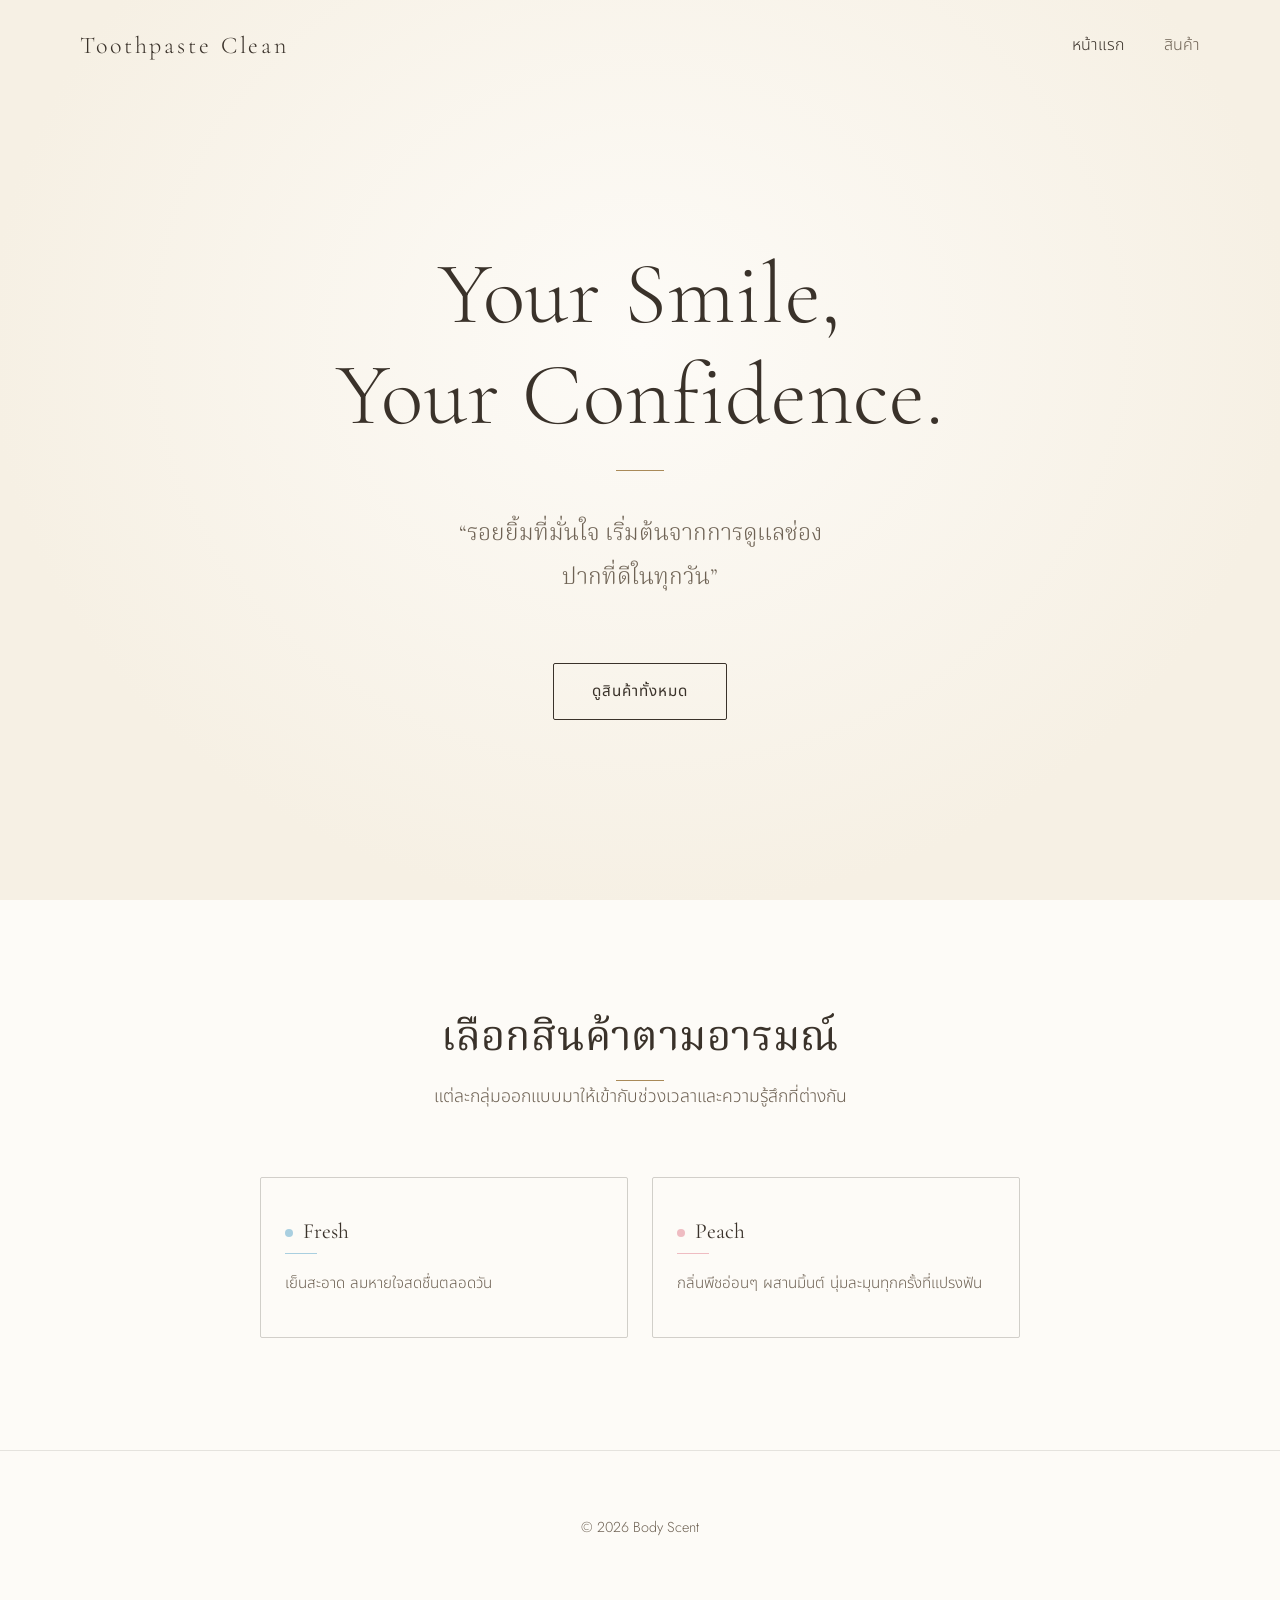
<file: index.html>
<!DOCTYPE html>
<html lang="th">
<head>
  <meta charset="UTF-8">
  <meta name="viewport" content="width=device-width, initial-scale=1">
  <title>Body Scent | Your Smile, Your Confidence.</title>
  <meta name="description" content="รอยยิ้มที่มั่นใจ เริ่มต้นจากการดูแลช่องปากที่ดีในทุกวัน">
  <link rel="preconnect" href="https://fonts.googleapis.com">
  <link rel="preconnect" href="https://fonts.gstatic.com" crossorigin>
  <link href="https://fonts.googleapis.com/css2?family=Cormorant+Garamond:wght@300;400;500;600&family=Jost:wght@300;400;500&family=Noto+Serif+Thai:wght@300;400;500&family=Noto+Sans+Thai:wght@300;400;500&display=swap" rel="stylesheet">
  <link rel="stylesheet" href="style.css">
</head>
<body>
 
  <header class="site-header site-header--overlay">
    <div class="container">
      <a class="brand" href="index.html">Toothpaste Clean</a>
      <nav class="nav" aria-label="เมนูหลัก">
        <a href="index.html" aria-current="page">หน้าแรก</a>
        <a href="product.html">สินค้า</a>
      </nav>
    </div>
  </header>
 
  <main>
    <section class="hero">
      <div class="container">
        <h1>Your Smile,<br>Your Confidence.</h1>
        <span class="rule"></span>
        <p class="hero__tagline">“รอยยิ้มที่มั่นใจ เริ่มต้นจากการดูแลช่องปากที่ดีในทุกวัน”</p>
        <a class="btn" href="product.html">ดูสินค้าทั้งหมด</a>
      </div>
    </section>
 
    <section class="section">
      <div class="container">
        <div class="section-head">
          <h2>เลือกสินค้าตามอารมณ์</h2>
          <span class="rule"></span>
          <p class="lead">แต่ละกลุ่มออกแบบมาให้เข้ากับช่วงเวลาและความรู้สึกที่ต่างกัน</p>
        </div>
 
        <div class="mood-grid">
          <a class="mood-card" data-mood="fresh" href="product.html?mood=fresh">
            <h3><span class="mood-dot"></span>Fresh</h3>
            <span class="card-rule"></span>
            <p>เย็นสะอาด ลมหายใจสดชื่นตลอดวัน</p>
          </a>
 
          <a class="mood-card" data-mood="peach" href="product.html?mood=peach">
            <h3><span class="mood-dot"></span>Peach</h3>
            <span class="card-rule"></span>
            <p>กลิ่นพีชอ่อนๆ ผสานมิ้นต์ นุ่มละมุนทุกครั้งที่แปรงฟัน</p>
          </a>
        </div>
      </div>
    </section>
  </main>
 
  <footer class="site-footer">
    <div class="container">
      <p class="text-center" style="margin-inline:auto;">© 2026 Body Scent</p>
    </div>
  </footer>
 
  <script src="script.js"></script>
</body>
</html>
</file>
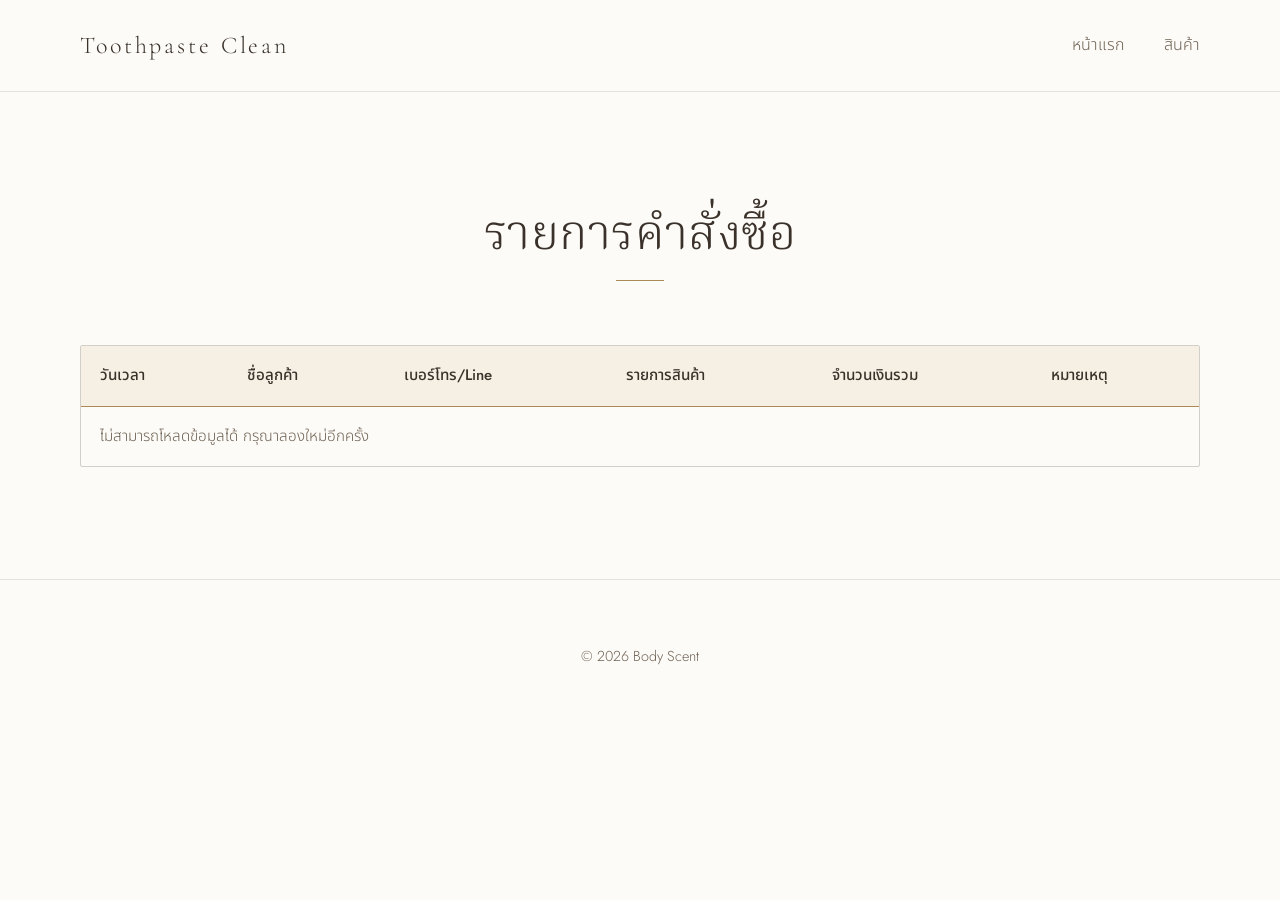
<file: admin.html>
<!DOCTYPE html>
<html lang="th">
<head>
  <meta charset="UTF-8">
  <meta name="viewport" content="width=device-width, initial-scale=1">
  <meta name="robots" content="noindex, nofollow">
  <title>รายการคำสั่งซื้อ | Toothpaste Clean</title>
  <link rel="preconnect" href="https://fonts.googleapis.com">
  <link rel="preconnect" href="https://fonts.gstatic.com" crossorigin>
  <link href="https://fonts.googleapis.com/css2?family=Cormorant+Garamond:wght@300;400;500;600&family=Jost:wght@300;400;500&family=Noto+Serif+Thai:wght@300;400;500&family=Noto+Sans+Thai:wght@300;400;500&display=swap" rel="stylesheet">
  <link rel="stylesheet" href="style.css">
</head>
<body>

  <header class="site-header">
    <div class="container">
      <a class="brand" href="index.html">Toothpaste Clean</a>
      <nav class="nav" aria-label="เมนูหลัก">
        <a href="index.html">หน้าแรก</a>
        <a href="product.html">สินค้า</a>
      </nav>
    </div>
  </header>

  <main class="section">
    <div class="container">
      <div class="section-head">
        <h1 class="page-title">รายการคำสั่งซื้อ</h1>
        <span class="rule"></span>
      </div>

      <div class="table-wrap">
        <table id="ordersTable" class="data-table">
          <thead>
            <tr>
              <th>วันเวลา</th>
              <th>ชื่อลูกค้า</th>
              <th>เบอร์โทร/Line</th>
              <th>รายการสินค้า</th>
              <th>จำนวนเงินรวม</th>
              <th>หมายเหตุ</th>
            </tr>
          </thead>
          <tbody></tbody>
        </table>
      </div>
    </div>
  </main>

  <footer class="site-footer">
    <div class="container">
      <p class="text-center" style="margin-inline:auto;">© 2026 Body Scent</p>
    </div>
  </footer>

  <script src="script.js"></script>
</body>
</html>
</file>
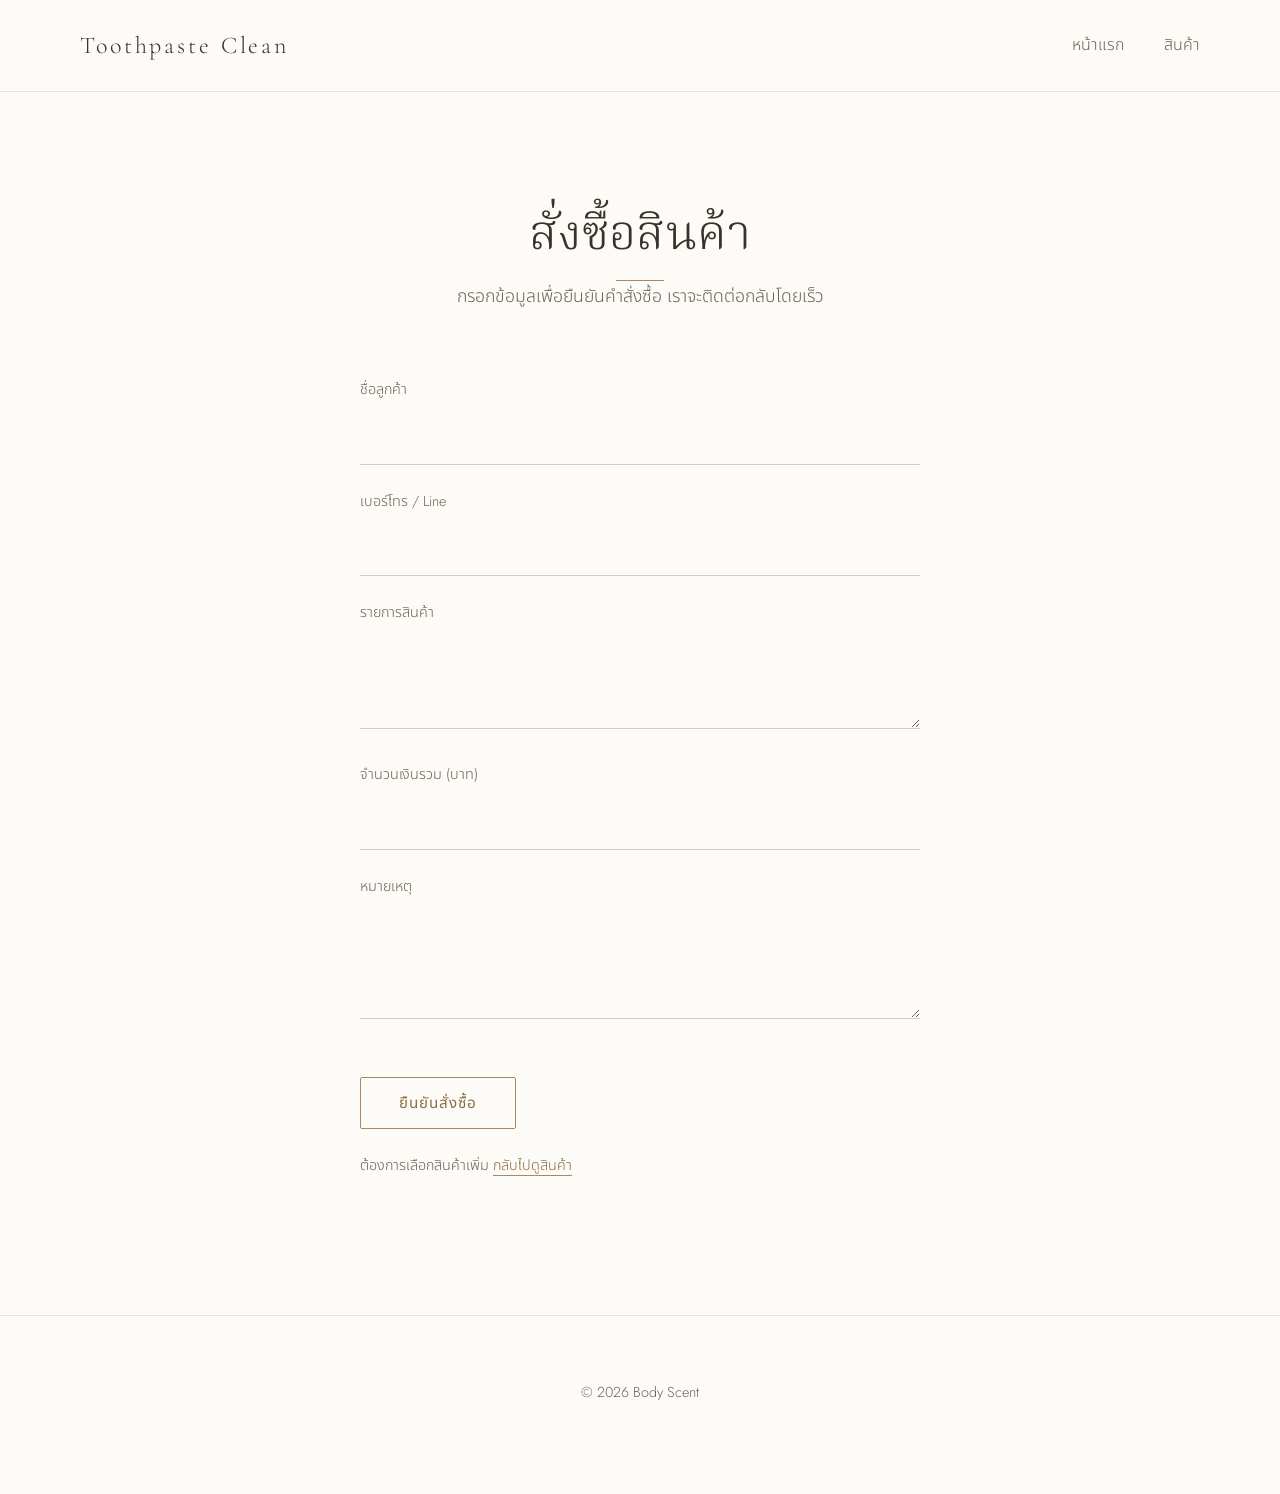
<file: order.html>
<!DOCTYPE html>
<html lang="th">
<head>
  <meta charset="UTF-8">
  <meta name="viewport" content="width=device-width, initial-scale=1">
  <title>สั่งซื้อสินค้า | Toothpaste Clean</title>
  <link rel="preconnect" href="https://fonts.googleapis.com">
  <link rel="preconnect" href="https://fonts.gstatic.com" crossorigin>
  <link href="https://fonts.googleapis.com/css2?family=Cormorant+Garamond:wght@300;400;500;600&family=Jost:wght@300;400;500&family=Noto+Serif+Thai:wght@300;400;500&family=Noto+Sans+Thai:wght@300;400;500&display=swap" rel="stylesheet">
  <link rel="stylesheet" href="style.css">
</head>
<body>

  <header class="site-header">
    <div class="container">
      <a class="brand" href="index.html">Toothpaste Clean</a>
      <nav class="nav" aria-label="เมนูหลัก">
        <a href="index.html">หน้าแรก</a>
        <a href="product.html">สินค้า</a>
      </nav>
    </div>
  </header>

  <main class="section">
    <div class="container container--narrow">
      <div class="section-head">
        <h1 class="page-title">สั่งซื้อสินค้า</h1>
        <span class="rule"></span>
        <p class="lead">กรอกข้อมูลเพื่อยืนยันคำสั่งซื้อ เราจะติดต่อกลับโดยเร็ว</p>
      </div>

      <form id="orderForm" class="order-form">
        <div class="field">
          <label for="customerName">ชื่อลูกค้า</label>
          <input type="text" id="customerName" name="customerName" autocomplete="name" required>
        </div>

        <div class="field">
          <label for="contact">เบอร์โทร / Line</label>
          <input type="text" id="contact" name="contact" autocomplete="tel" required>
        </div>

        <div class="field">
          <label for="items">รายการสินค้า</label>
          <textarea id="items" name="items" rows="2" required></textarea>
        </div>

        <div class="field">
          <label for="total">จำนวนเงินรวม (บาท)</label>
          <input type="text" id="total" name="total" inputmode="decimal" required>
        </div>

        <div class="field">
          <label for="note">หมายเหตุ</label>
          <textarea id="note" name="note" rows="3"></textarea>
        </div>

        <button type="submit" class="btn btn--accent">ยืนยันสั่งซื้อ</button>

        <p class="form-hint">ต้องการเลือกสินค้าเพิ่ม <a href="product.html">กลับไปดูสินค้า</a></p>
      </form>
    </div>
  </main>

  <footer class="site-footer">
    <div class="container">
      <p class="text-center" style="margin-inline:auto;">© 2026 Body Scent</p>
    </div>
  </footer>

  <script src="script.js"></script>
</body>
</html>
</file>
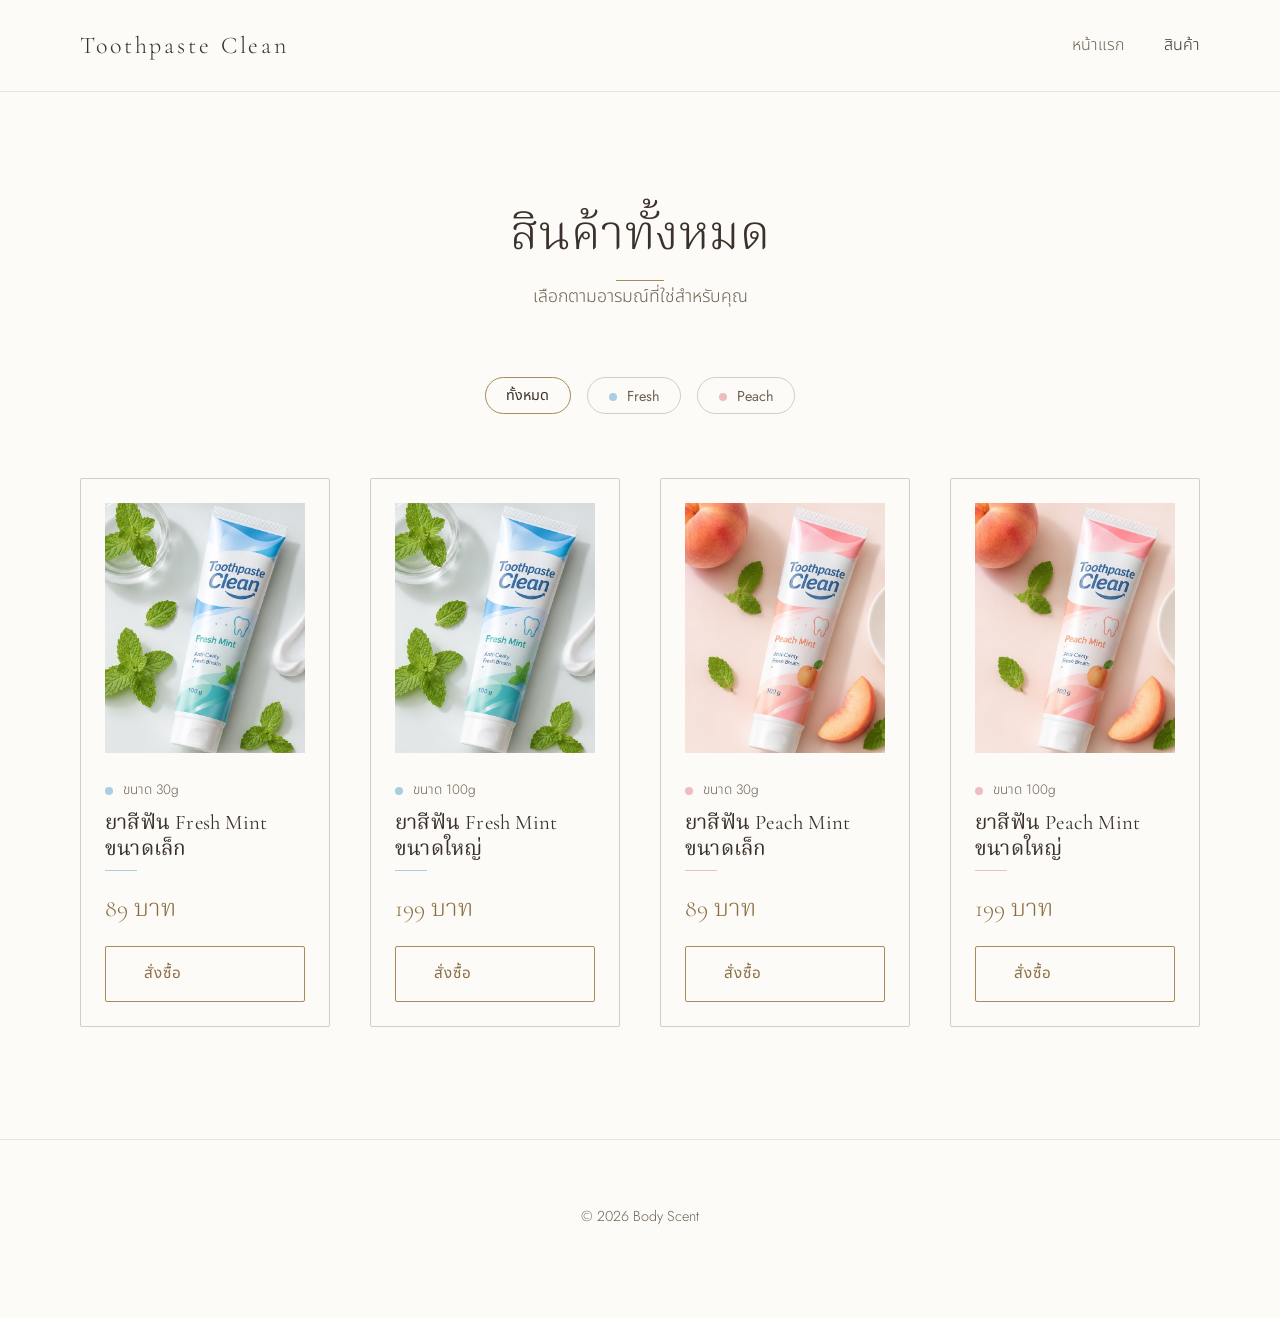
<file: product.html>
<!DOCTYPE html>
<html lang="th">
<head>
  <meta charset="UTF-8">
  <meta name="viewport" content="width=device-width, initial-scale=1">
  <title>สินค้าทั้งหมด | Toothpaste Clean</title>
  <meta name="description" content="เลือกสินค้า Body Scent ตามอารมณ์ที่ใช่สำหรับคุณ">
  <link rel="preconnect" href="https://fonts.googleapis.com">
  <link rel="preconnect" href="https://fonts.gstatic.com" crossorigin>
  <link href="https://fonts.googleapis.com/css2?family=Cormorant+Garamond:wght@300;400;500;600&family=Jost:wght@300;400;500&family=Noto+Serif+Thai:wght@300;400;500&family=Noto+Sans+Thai:wght@300;400;500&display=swap" rel="stylesheet">
  <link rel="stylesheet" href="style.css">
</head>
<body>

  <header class="site-header">
    <div class="container">
      <a class="brand" href="index.html">Toothpaste Clean</a>
      <nav class="nav" aria-label="เมนูหลัก">
        <a href="index.html">หน้าแรก</a>
        <a href="product.html" aria-current="page">สินค้า</a>
      </nav>
    </div>
  </header>

  <main class="section">
    <div class="container">
      <div class="section-head">
        <h1 class="page-title">สินค้าทั้งหมด</h1>
        <span class="rule"></span>
        <p class="lead">เลือกตามอารมณ์ที่ใช่สำหรับคุณ</p>
      </div>

      <div id="filter-bar" class="filters"></div>
      <div id="product-list" class="product-grid"></div>
    </div>
  </main>

  <footer class="site-footer">
    <div class="container">
      <p class="text-center" style="margin-inline:auto;">© 2026 Body Scent</p>
    </div>
  </footer>

  <script src="script.js"></script>
</body>
</html>
</file>
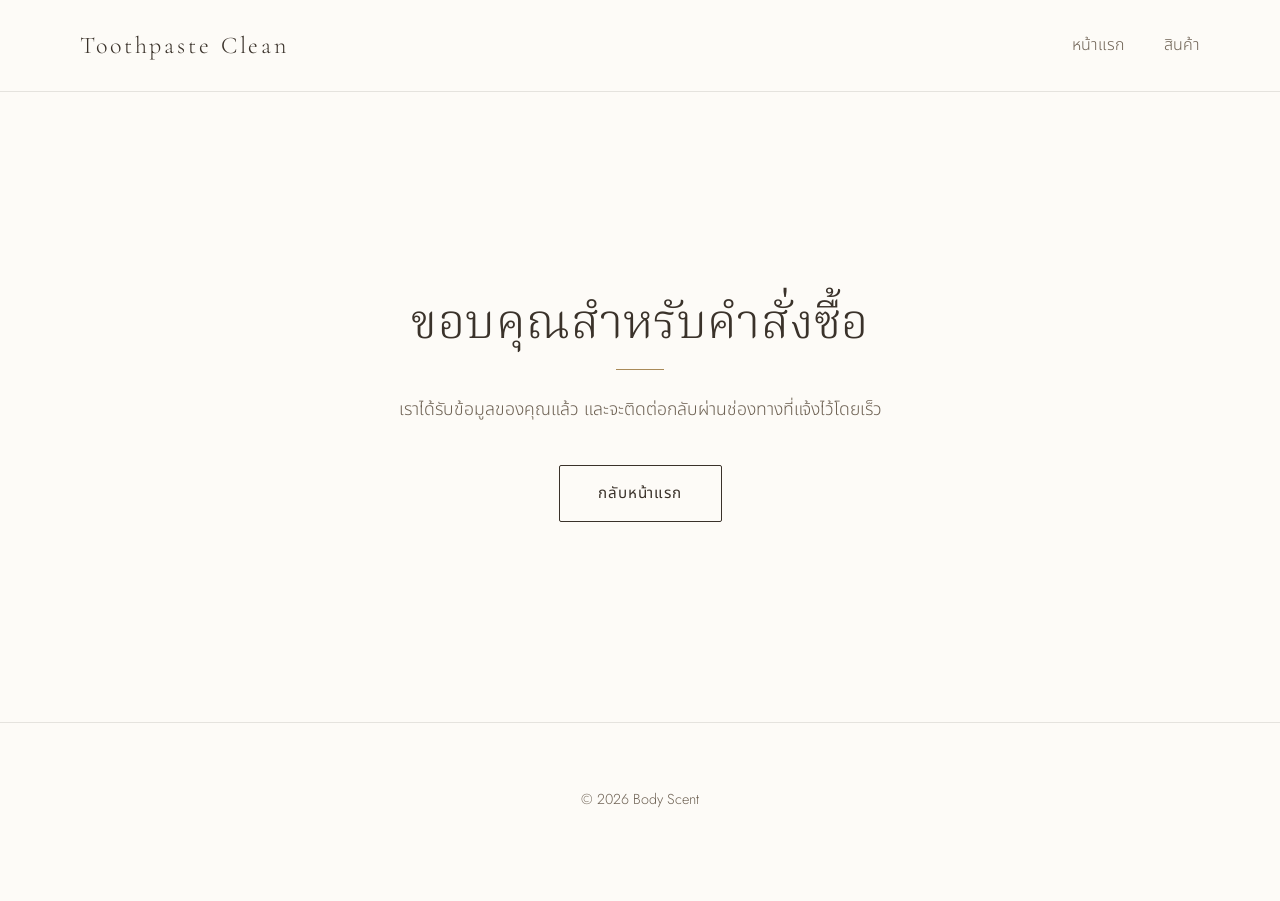
<file: thankyou.html>
<!DOCTYPE html>
<html lang="th">
<head>
  <meta charset="UTF-8">
  <meta name="viewport" content="width=device-width, initial-scale=1">
  <title>ขอบคุณสำหรับคำสั่งซื้อ | Toothpaste Clean</title>
  <link rel="preconnect" href="https://fonts.googleapis.com">
  <link rel="preconnect" href="https://fonts.gstatic.com" crossorigin>
  <link href="https://fonts.googleapis.com/css2?family=Cormorant+Garamond:wght@300;400;500;600&family=Jost:wght@300;400;500&family=Noto+Serif+Thai:wght@300;400;500&family=Noto+Sans+Thai:wght@300;400;500&display=swap" rel="stylesheet">
  <link rel="stylesheet" href="style.css">
</head>
<body>

  <header class="site-header">
    <div class="container">
      <a class="brand" href="index.html">Toothpaste Clean</a>
      <nav class="nav" aria-label="เมนูหลัก">
        <a href="index.html">หน้าแรก</a>
        <a href="product.html">สินค้า</a>
      </nav>
    </div>
  </header>

  <main class="section center-page">
    <div class="container">
      <h1 class="page-title">ขอบคุณสำหรับคำสั่งซื้อ</h1>
      <span class="rule"></span>
      <p class="lead" style="margin-top: var(--space-3);">เราได้รับข้อมูลของคุณแล้ว และจะติดต่อกลับผ่านช่องทางที่แจ้งไว้โดยเร็ว</p>
      <a class="btn" href="index.html">กลับหน้าแรก</a>
    </div>
  </main>

  <footer class="site-footer">
    <div class="container">
      <p class="text-center" style="margin-inline:auto;">© 2026 Body Scent</p>
    </div>
  </footer>

</body>
</html>
</file>
<file: style.css>
/* Body Scent — shared theme
   Fonts (add this <link> in each HTML <head>):
   https://fonts.googleapis.com/css2?family=Cormorant+Garamond:wght@400;500;600&family=Jost:wght@300;400;500&family=Noto+Serif+Thai:wght@300;400;500&family=Noto+Sans+Thai:wght@300;400;500&display=swap
*/

:root {
  /* Base palette */
  --white: #fdfbf7;
  --cream: #f6f0e4;
  --beige: #e6dac5;
  --beige-deep: #b9a687;
  --ink: #3a322a;
  --ink-soft: #6e6254;

  /* Accent: soft gold / bronze */
  --accent: #a98a58;
  --accent-deep: #8a6e43;

  /* Mood dots (small touches only) */
  --mood-fresh: #a9cfe0;
  --mood-peach: #efbcc2;
  --mood-confident: #8f8a82;
  --mood-romance: #cf93a2;

  /* Lines */
  --line: rgba(58, 50, 42, 0.22);
  --line-soft: rgba(58, 50, 42, 0.12);

  /* Type */
  --font-serif: "Cormorant Garamond", "Noto Serif Thai", Georgia, serif;
  --font-sans: "Jost", "Noto Sans Thai", "Helvetica Neue", Arial, sans-serif;

  /* Spacing scale */
  --space-1: 0.5rem;
  --space-2: 1rem;
  --space-3: 1.5rem;
  --space-4: 2.5rem;
  --space-5: 4rem;
  --space-6: 7rem;

  --radius: 2px;
  --container: 1120px;
}

*,
*::before,
*::after { box-sizing: border-box; }

html { scroll-behavior: smooth; -webkit-text-size-adjust: 100%; }

body {
  margin: 0;
  background: var(--white);
  color: var(--ink);
  font-family: var(--font-sans);
  font-weight: 300;
  font-size: 1rem;
  line-height: 1.8;
  -webkit-font-smoothing: antialiased;
}

img { max-width: 100%; display: block; }

a { color: inherit; text-decoration: none; }

/* ---------- Typography ---------- */
h1, h2, h3, h4 {
  font-family: var(--font-serif);
  font-weight: 400;
  line-height: 1.25;
  letter-spacing: 0.01em;
  margin: 0 0 var(--space-2);
}
h1 { font-size: clamp(2.4rem, 5vw + 1rem, 4.2rem); font-weight: 300; }
h2 { font-size: clamp(1.8rem, 2.5vw + 1rem, 2.6rem); }
h3 { font-size: 1.35rem; }

p { margin: 0 0 var(--space-3); max-width: 62ch; color: var(--ink-soft); }

.lead { font-size: 1.1rem; }

/* ---------- Layout ---------- */
.container {
  width: min(100% - 3rem, var(--container));
  margin-inline: auto;
}

.section { padding-block: var(--space-6); }
.section--cream { background: var(--cream); }
.section--beige { background: var(--beige); }

.section-head {
  text-align: center;
  margin-bottom: var(--space-5);
}
.section-head p { margin-inline: auto; }

/* Short gold line under headings */
.rule {
  display: block;
  width: 48px;
  height: 1px;
  background: var(--accent);
  margin: var(--space-2) auto 0;
}
.rule--left { margin-left: 0; }

/* ---------- Header / Footer ---------- */
.site-header {
  padding-block: var(--space-3);
  border-bottom: 1px solid var(--line-soft);
  background: var(--white);
}
.site-header .container {
  display: flex;
  align-items: center;
  justify-content: space-between;
  gap: var(--space-3);
}
.brand {
  font-family: var(--font-serif);
  font-size: 1.5rem;
  letter-spacing: 0.12em;
}
.nav { display: flex; gap: var(--space-4); }
.nav a { color: var(--ink-soft); transition: color 0.2s; }
.nav a:hover { color: var(--accent-deep); }

.site-footer {
  padding-block: var(--space-5);
  border-top: 1px solid var(--line-soft);
  text-align: center;
  color: var(--ink-soft);
  font-size: 0.9rem;
}

/* ---------- Buttons ---------- */
.btn {
  display: inline-block;
  padding: 0.85rem 2.4rem;
  font-family: var(--font-sans);
  font-size: 0.95rem;
  font-weight: 400;
  letter-spacing: 0.06em;
  color: var(--ink);
  background: transparent;
  border: 1px solid var(--ink);
  border-radius: var(--radius);
  cursor: pointer;
  transition: background 0.25s, color 0.25s, border-color 0.25s;
}
.btn:hover {
  background: var(--ink);
  color: var(--white);
}
.btn--accent { border-color: var(--accent); color: var(--accent-deep); }
.btn--accent:hover { background: var(--accent); border-color: var(--accent); color: var(--white); }

:focus-visible {
  outline: 1px solid var(--accent-deep);
  outline-offset: 4px;
}

/* ---------- Mood dot (the only place mood color appears) ---------- */
.mood-dot {
  display: inline-block;
  width: 8px;
  height: 8px;
  border-radius: 50%;
  background: var(--beige-deep);
  margin-right: 0.6rem;
  vertical-align: middle;
}
[data-mood="fresh"]     .mood-dot, .mood-dot--fresh     { background: var(--mood-fresh); }
[data-mood="peach"]     .mood-dot, .mood-dot--peach     { background: var(--mood-peach); }
[data-mood="confident"] .mood-dot, .mood-dot--confident { background: var(--mood-confident); }
[data-mood="romance"]   .mood-dot, .mood-dot--romance   { background: var(--mood-romance); }

/* Mood tint on the thin underline beneath a card title */
.card-rule {
  display: block;
  width: 32px;
  height: 1px;
  background: var(--accent);
  margin: var(--space-1) 0 var(--space-2);
}
[data-mood="fresh"]     .card-rule { background: var(--mood-fresh); }
[data-mood="peach"]     .card-rule { background: var(--mood-peach); }
[data-mood="confident"] .card-rule { background: var(--mood-confident); }
[data-mood="romance"]   .card-rule { background: var(--mood-romance); }

/* ---------- Product grid & card ---------- */
.product-grid {
  display: grid;
  grid-template-columns: repeat(auto-fill, minmax(250px, 1fr));
  gap: var(--space-4);
}

.product-card {
  background: transparent;
  border: 1px solid var(--line);
  border-radius: var(--radius);
  padding: var(--space-3);
  display: flex;
  flex-direction: column;
  transition: border-color 0.25s;
}
.product-card:hover { border-color: var(--accent); }

.product-card__image {
  aspect-ratio: 4 / 5;
  width: 100%;
  object-fit: cover;
  background: var(--cream);
  margin-bottom: var(--space-3);
}
.product-card__meta {
  font-size: 0.85rem;
  color: var(--ink-soft);
  margin-bottom: var(--space-1);
}
.product-card__title { font-size: 1.3rem; margin-bottom: 0; }
.product-card__desc { font-size: 0.95rem; margin-bottom: var(--space-3); }
.product-card__price {
  font-family: var(--font-serif);
  font-size: 1.5rem;
  color: var(--accent-deep);
  margin-top: auto;
  margin-bottom: var(--space-2);
}

/* ---------- Filter chips (e.g. mood / type) ---------- */
.filters {
  display: flex;
  flex-wrap: wrap;
  justify-content: center;
  gap: var(--space-2);
  margin-bottom: var(--space-5);
}
.chip {
  padding: 0.45rem 1.3rem;
  font-family: var(--font-sans);
  font-size: 0.9rem;
  color: var(--ink-soft);
  background: transparent;
  border: 1px solid var(--line);
  border-radius: 999px;
  cursor: pointer;
  transition: border-color 0.2s, color 0.2s;
}
.chip:hover,
.chip.is-active { border-color: var(--accent); color: var(--ink); }

/* ---------- Forms (for the order form later) ---------- */
.field { margin-bottom: var(--space-3); }
.field label {
  display: block;
  font-size: 0.9rem;
  color: var(--ink-soft);
  margin-bottom: 0.4rem;
}
.field input,
.field textarea,
.field select {
  width: 100%;
  padding: 0.8rem 0;
  font: inherit;
  color: var(--ink);
  background: transparent;
  border: 0;
  border-bottom: 1px solid var(--line);
  border-radius: 0;
  transition: border-color 0.2s;
}
.field input:focus,
.field textarea:focus,
.field select:focus {
  outline: none;
  border-bottom-color: var(--accent-deep);
}
.field textarea { resize: vertical; min-height: 96px; }

.form-message { font-size: 0.95rem; margin-top: var(--space-2); color: var(--accent-deep); }

/* ---------- Utilities ---------- */
.text-center { text-align: center; }
.mt-0 { margin-top: 0; }

@media (prefers-reduced-motion: reduce) {
  html { scroll-behavior: auto; }
  * { transition: none !important; }
}

/* ---------- Responsive ---------- */
@media (max-width: 900px) {
  .section { padding-block: var(--space-5); }
}

@media (max-width: 600px) {
  .container { width: min(100% - 2rem, var(--container)); }
  .section { padding-block: var(--space-4); }
  .section-head { margin-bottom: var(--space-4); }
  .site-header .container { flex-direction: column; gap: var(--space-2); }
  .nav { gap: var(--space-3); }
  .product-grid { grid-template-columns: 1fr; gap: var(--space-3); }
  .btn { width: 100%; text-align: center; }
}

/* ======================================================
   Additions for index.html / product.html
   ====================================================== */

.nav a[aria-current="page"] { color: var(--ink); }

.page-title { font-size: clamp(2rem, 3vw + 1rem, 3rem); }

/* ---------- Hero (index) ---------- */
.site-header--overlay {
  position: absolute;
  top: 0;
  left: 0;
  right: 0;
  z-index: 2;
  background: transparent;
  border-bottom: 0;
}

.hero {
  min-height: 100vh;
  min-height: 100svh;
  display: flex;
  align-items: center;
  justify-content: center;
  text-align: center;
  padding: 8rem 0 var(--space-5);
  background: radial-gradient(ellipse at 50% 38%, var(--white) 0%, var(--cream) 72%);
}
.hero h1 {
  font-size: clamp(2.8rem, 7vw, 5.5rem);
  font-weight: 300;
  line-height: 1.15;
  margin-bottom: var(--space-3);
}
.hero .rule { margin-bottom: var(--space-4); }
.hero__tagline {
  font-family: var(--font-serif);
  font-size: clamp(1.15rem, 1vw + 1rem, 1.45rem);
  line-height: 1.9;
  max-width: 34ch;
  margin: 0 auto var(--space-5);
}

/* ---------- Mood cards (index) ---------- */
.mood-grid {
  display: grid;
  grid-template-columns: repeat(2, 1fr);
  gap: var(--space-3);
  max-width: 760px;
  margin-inline: auto;
}
.mood-card {
  display: block;
  padding: var(--space-4) var(--space-3);
  border: 1px solid var(--line);
  border-radius: var(--radius);
  transition: border-color 0.25s;
}
.mood-card:hover,
.mood-card:focus-visible { border-color: var(--accent); }
.mood-card h3 { margin-bottom: 0; }
.mood-card p { margin: 0; font-size: 0.95rem; }

@media (max-width: 600px) {
  .mood-grid { grid-template-columns: 1fr; }
  .hero { padding-top: 9rem; }
  .hero .btn { width: auto; }
}

/* ======================================================
   Additions for order / thankyou / admin
   ====================================================== */

.container--narrow { width: min(100% - 3rem, 560px); margin-inline: auto; }

.order-form { margin-top: var(--space-4); }
.order-form .btn { margin-top: var(--space-3); }
.form-hint { font-size: 0.9rem; margin-top: var(--space-3); }
.form-hint a { color: var(--accent-deep); border-bottom: 1px solid var(--accent); }

.center-page {
  min-height: 70vh;
  display: flex;
  align-items: center;
  justify-content: center;
  text-align: center;
}
.center-page p { margin-inline: auto; margin-bottom: var(--space-4); }

.table-wrap {
  overflow-x: auto;
  border: 1px solid var(--line);
  border-radius: var(--radius);
}
.data-table {
  width: 100%;
  min-width: 760px;
  border-collapse: collapse;
  font-size: 0.95rem;
}
.data-table th,
.data-table td {
  padding: 1rem 1.2rem;
  text-align: left;
  vertical-align: top;
  border-bottom: 1px solid var(--line-soft);
}
.data-table th {
  font-weight: 500;
  color: var(--ink);
  white-space: nowrap;
  border-bottom: 1px solid var(--accent);
  background: var(--cream);
}
.data-table td { color: var(--ink-soft); }
.data-table tbody tr:last-child td { border-bottom: 0; }

@media (max-width: 600px) {
  .container--narrow { width: min(100% - 2rem, 560px); }
}
</file>
